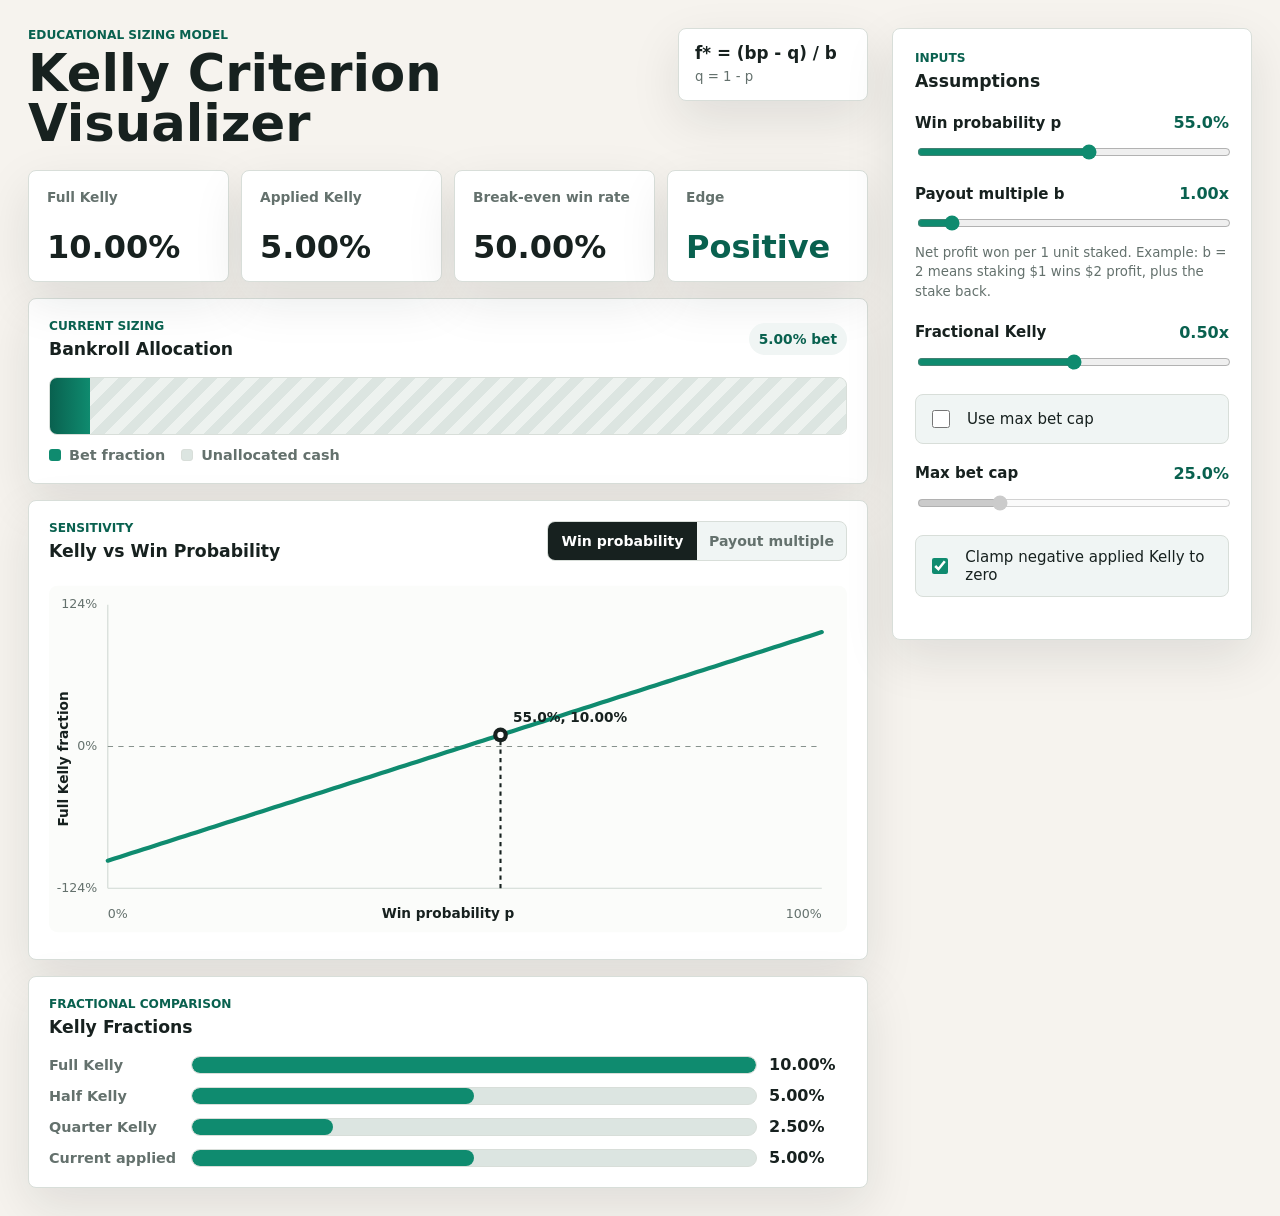
<file: experiments/Kelly/index.html>
<!doctype html>
<html lang="en">
  <head>
    <meta charset="utf-8">
    <meta name="viewport" content="width=device-width, initial-scale=1">
    <title>Kelly Criterion Visualizer</title>
    <link rel="stylesheet" href="styles.css">
  </head>
  <body>
    <main class="app-shell">
      <section class="workspace" aria-labelledby="page-title">
        <header class="hero">
          <div>
            <p class="eyebrow">Educational sizing model</p>
            <h1 id="page-title">Kelly Criterion Visualizer</h1>
          </div>
          <div class="formula-card" aria-label="Kelly formula">
            <span>f* = (bp - q) / b</span>
            <small>q = 1 - p</small>
          </div>
        </header>

        <section class="metrics-grid" aria-label="Current Kelly outputs">
          <article class="metric">
            <span class="metric-label">Full Kelly</span>
            <strong id="fullKellyValue">0.00%</strong>
          </article>
          <article class="metric">
            <span class="metric-label">Applied Kelly</span>
            <strong id="appliedKellyValue">0.00%</strong>
          </article>
          <article class="metric">
            <span class="metric-label">Break-even win rate</span>
            <strong id="breakEvenValue">50.00%</strong>
          </article>
          <article class="metric edge" id="edgeCard">
            <span class="metric-label">Edge</span>
            <strong id="edgeValue">Neutral</strong>
          </article>
        </section>

        <section class="panel bankroll-panel" aria-labelledby="bankroll-title">
          <div class="section-heading">
            <div>
              <p class="eyebrow">Current sizing</p>
              <h2 id="bankroll-title">Bankroll Allocation</h2>
            </div>
            <span id="allocationLabel" class="pill">0.00% bet</span>
          </div>
          <div class="bankroll-track" aria-label="Bankroll allocation bar">
            <div id="betSegment" class="bet-segment"></div>
            <div id="cashSegment" class="cash-segment"></div>
          </div>
          <div class="bar-legend">
            <span><i class="legend-box bet"></i>Bet fraction</span>
            <span><i class="legend-box cash"></i>Unallocated cash</span>
          </div>
        </section>

        <section class="panel chart-panel" aria-labelledby="chart-title">
          <div class="section-heading">
            <div>
              <p class="eyebrow">Sensitivity</p>
              <h2 id="chart-title">Kelly vs Win Probability</h2>
            </div>
            <div class="segmented" role="group" aria-label="Sensitivity chart mode">
              <button id="modeProbability" class="active" type="button">Win probability</button>
              <button id="modePayout" type="button">Payout multiple</button>
            </div>
          </div>
          <div class="chart-wrap">
            <svg id="sensitivityChart" role="img" aria-labelledby="chart-title chart-desc"></svg>
            <p id="chart-desc" class="sr-only">A line chart showing how the Kelly fraction changes as one input changes.</p>
          </div>
        </section>

        <section class="panel comparison-panel" aria-labelledby="comparison-title">
          <div class="section-heading">
            <div>
              <p class="eyebrow">Fractional comparison</p>
              <h2 id="comparison-title">Kelly Fractions</h2>
            </div>
          </div>
          <div id="comparisonBars" class="comparison-bars"></div>
        </section>
      </section>

      <aside class="controls-panel" aria-label="Kelly inputs">
        <div class="control-header">
          <p class="eyebrow">Inputs</p>
          <h2>Assumptions</h2>
        </div>

        <label class="control">
          <span>
            <strong>Win probability p</strong>
            <output id="pOutput">55.0%</output>
          </span>
          <input id="pInput" type="range" min="0" max="100" step="0.1" value="55">
        </label>

        <label class="control">
          <span>
            <strong>Payout multiple b</strong>
            <output id="bOutput">1.00x</output>
          </span>
          <input id="bInput" type="range" min="0.1" max="10" step="0.05" value="1">
          <small>Net profit won per 1 unit staked. Example: b = 2 means staking $1 wins $2 profit, plus the stake back.</small>
        </label>

        <label class="control">
          <span>
            <strong>Fractional Kelly</strong>
            <output id="multiplierOutput">0.50x</output>
          </span>
          <input id="multiplierInput" type="range" min="0" max="1" step="0.01" value="0.5">
        </label>

        <div class="toggle-row">
          <label>
            <input id="capEnabledInput" type="checkbox">
            <span>Use max bet cap</span>
          </label>
        </div>

        <label class="control" id="capControl">
          <span>
            <strong>Max bet cap</strong>
            <output id="capOutput">25.0%</output>
          </span>
          <input id="capInput" type="range" min="0" max="100" step="0.5" value="25" disabled>
        </label>

        <div class="toggle-row">
          <label>
            <input id="clampInput" type="checkbox" checked>
            <span>Clamp negative applied Kelly to zero</span>
          </label>
        </div>
      </aside>
    </main>

    <script src="app.js"></script>
  </body>
</html>
</file>
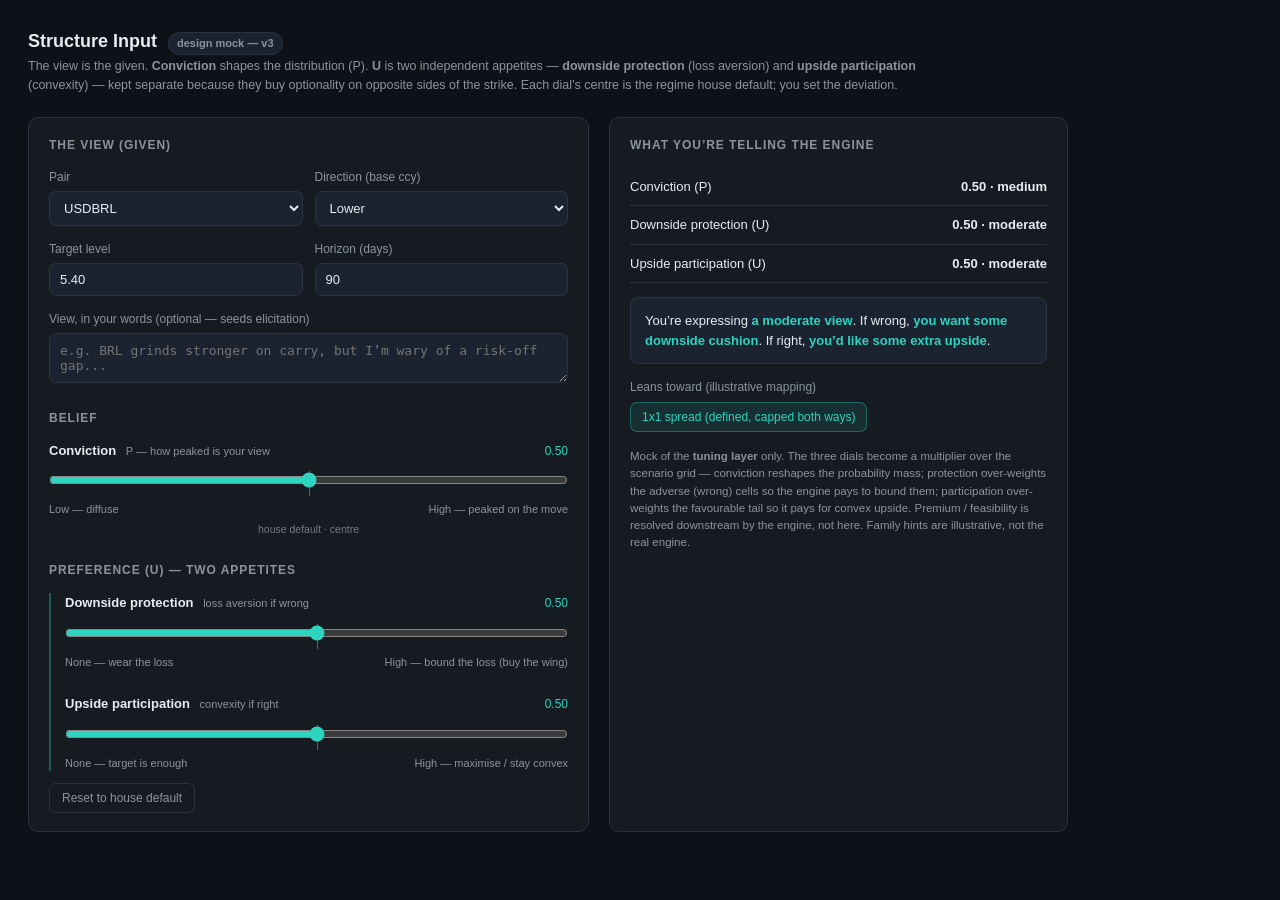
<file: mockups/structure_input.html>
<!DOCTYPE html>
<html lang="en">
<head>
<meta charset="utf-8" />
<meta name="viewport" content="width=device-width, initial-scale=1" />
<title>Structure Input — design mock</title>
<style>
  :root{
    --bg:#0e1117; --panel:#161b22; --panel2:#1c2330; --line:#2b3340;
    --text:#e6edf3; --muted:#8b949e; --accent:#2dd4bf; --radius:10px;
  }
  *{box-sizing:border-box}
  body{margin:0;background:var(--bg);color:var(--text);
    font:14px/1.5 -apple-system,BlinkMacSystemFont,"Segoe UI",Roboto,Helvetica,Arial,sans-serif;padding:28px}
  h1{font-size:18px;margin:0 0 2px}
  .sub{color:var(--muted);font-size:12.5px;margin-bottom:22px;max-width:900px}
  .wrap{display:grid;grid-template-columns:1.1fr 0.9fr;gap:20px;max-width:1040px}
  .panel{background:var(--panel);border:1px solid var(--line);border-radius:var(--radius);padding:18px 20px}
  .panel h2{font-size:12px;letter-spacing:.08em;text-transform:uppercase;color:var(--muted);margin:0 0 14px;font-weight:600}
  label{display:block;font-size:12px;color:var(--muted);margin:0 0 5px}
  .row{display:flex;gap:12px;margin-bottom:14px}
  .row > div{flex:1}
  select,input[type=text],input[type=number]{width:100%;background:var(--panel2);border:1px solid var(--line);
    color:var(--text);border-radius:7px;padding:8px 10px;font-size:13px;outline:none}
  textarea{width:100%;background:var(--panel2);border:1px solid var(--line);color:var(--text);border-radius:7px;
    padding:9px 10px;font-size:13px;resize:vertical;outline:none}
  select:focus,input:focus,textarea:focus{border-color:var(--accent)}

  .dial{margin-bottom:24px}
  .dial .top{display:flex;justify-content:space-between;align-items:baseline;margin-bottom:2px}
  .dial .nm{font-size:13px;color:var(--text);font-weight:600}
  .dial .nm small{color:var(--muted);font-weight:400;font-size:11px;margin-left:6px}
  .dial .val{font-size:12px;color:var(--accent);font-variant-numeric:tabular-nums}
  .sliderwrap{position:relative;padding-top:4px}
  input[type=range]{width:100%;accent-color:var(--accent);margin:6px 0 0;position:relative;z-index:2}
  .tick{position:absolute;top:9px;bottom:-2px;left:50%;width:1px;background:var(--muted);opacity:.6;z-index:1}
  .ends{display:flex;justify-content:space-between;font-size:11px;color:var(--muted);margin-top:7px;gap:10px}
  .ends span{max-width:48%}
  .ends .r{text-align:right}
  .defnote{font-size:10.5px;color:var(--muted);text-align:center;margin-top:4px;opacity:.8}
  .uband{border-left:2px solid rgba(45,212,191,.35);padding-left:14px;margin:4px 0 0}
  .uhdr{font-size:11px;color:var(--accent);letter-spacing:.04em;margin:0 0 12px}

  .metric{display:flex;justify-content:space-between;padding:9px 0;border-bottom:1px solid var(--line);font-size:13px}
  .metric:last-child{border-bottom:none}
  .metric .v{font-variant-numeric:tabular-nums;color:var(--text);font-weight:600}
  .pill{display:inline-block;font-size:11px;padding:2px 8px;border-radius:999px;background:var(--panel2);
    border:1px solid var(--line);color:var(--muted);margin-left:6px}
  .interp{margin-top:14px;padding:13px 14px;background:var(--panel2);border:1px solid var(--line);border-radius:8px;font-size:13px}
  .interp b{color:var(--accent)}
  .leans{margin-top:14px}
  .leans .fam{display:inline-block;margin:4px 6px 0 0;padding:5px 11px;border-radius:7px;
    background:rgba(45,212,191,.10);border:1px solid rgba(45,212,191,.35);color:var(--accent);font-size:12px}
  .note{color:var(--muted);font-size:11.5px;margin-top:16px;line-height:1.5}
  .reset{margin-top:6px;background:transparent;border:1px solid var(--line);color:var(--muted);
    border-radius:7px;padding:7px 12px;font-size:12px;cursor:pointer}
  .reset:hover{border-color:var(--accent);color:var(--accent)}
</style>
</head>
<body>
  <h1>Structure Input <span class="pill">design mock — v3</span></h1>
  <div class="sub">The view is the given. <b>Conviction</b> shapes the distribution (P). <b>U</b> is two independent
  appetites &mdash; <b>downside protection</b> (loss aversion) and <b>upside participation</b> (convexity) &mdash;
  kept separate because they buy optionality on opposite sides of the strike. Each dial&rsquo;s centre is the regime
  house default; you set the deviation.</div>

  <div class="wrap">
    <!-- LEFT -->
    <div class="panel">
      <h2>The view (given)</h2>
      <div class="row">
        <div><label>Pair</label>
          <select id="pair"><option>USDBRL</option><option>USDTRY</option><option>EURPLN</option><option>GBPUSD</option></select>
        </div>
        <div><label>Direction (base ccy)</label>
          <select id="dir"><option>Higher</option><option selected>Lower</option></select>
        </div>
      </div>
      <div class="row">
        <div><label>Target level</label><input type="text" id="target" value="5.40" /></div>
        <div><label>Horizon (days)</label><input type="number" id="horizon" value="90" /></div>
      </div>
      <label>View, in your words (optional &mdash; seeds elicitation)</label>
      <textarea id="words" rows="2" placeholder="e.g. BRL grinds stronger on carry, but I&rsquo;m wary of a risk-off gap..."></textarea>

      <div style="height:20px"></div>
      <h2>Belief</h2>
      <div class="dial">
        <div class="top"><span class="nm">Conviction <small>P &mdash; how peaked is your view</small></span>
          <span class="val" id="vConv">0.50</span></div>
        <div class="sliderwrap"><input type="range" id="conv" min="0" max="100" value="50" /><div class="tick"></div></div>
        <div class="ends"><span>Low &mdash; diffuse</span><span class="r">High &mdash; peaked on the move</span></div>
        <div class="defnote">house default &middot; centre</div>
      </div>

      <h2>Preference (U) &mdash; two appetites</h2>
      <div class="uband">
        <div class="dial">
          <div class="top"><span class="nm">Downside protection <small>loss aversion if wrong</small></span>
            <span class="val" id="vProt">0.50</span></div>
          <div class="sliderwrap"><input type="range" id="prot" min="0" max="100" value="50" /><div class="tick"></div></div>
          <div class="ends"><span>None &mdash; wear the loss</span><span class="r">High &mdash; bound the loss (buy the wing)</span></div>
        </div>
        <div class="dial" style="margin-bottom:6px">
          <div class="top"><span class="nm">Upside participation <small>convexity if right</small></span>
            <span class="val" id="vPart">0.50</span></div>
          <div class="sliderwrap"><input type="range" id="part" min="0" max="100" value="50" /><div class="tick"></div></div>
          <div class="ends"><span>None &mdash; target is enough</span><span class="r">High &mdash; maximise / stay convex</span></div>
        </div>
      </div>

      <button class="reset" id="reset">Reset to house default</button>
    </div>

    <!-- RIGHT -->
    <div class="panel">
      <h2>What you&rsquo;re telling the engine</h2>
      <div class="metric"><span>Conviction (P)</span><span class="v" id="rConv">0.50 &middot; medium</span></div>
      <div class="metric"><span>Downside protection (U)</span><span class="v" id="rProt">0.50 &middot; moderate</span></div>
      <div class="metric"><span>Upside participation (U)</span><span class="v" id="rPart">0.50 &middot; moderate</span></div>

      <div class="interp" id="interp"></div>

      <div class="leans">
        <label style="margin-bottom:2px">Leans toward (illustrative mapping)</label>
        <div id="fams"></div>
      </div>

      <div class="note">
        Mock of the <b>tuning layer</b> only. The three dials become a multiplier over the scenario grid &mdash;
        conviction reshapes the probability mass; protection over-weights the adverse (wrong) cells so the engine
        pays to bound them; participation over-weights the favourable tail so it pays for convex upside. Premium /
        feasibility is resolved downstream by the engine, not here. Family hints are illustrative, not the real engine.
      </div>
    </div>
  </div>

<script>
(function(){
  const conv=document.getElementById('conv'), prot=document.getElementById('prot'), part=document.getElementById('part');
  const lvl=(v,lo,mid,hi)=>v<0.34?lo:(v>0.66?hi:mid);
  const hi=v=>v>0.6, lo=v=>v<0.4;

  function render(){
    const c=conv.value/100, p=prot.value/100, u=part.value/100;
    document.getElementById('vConv').textContent=c.toFixed(2);
    document.getElementById('vProt').textContent=p.toFixed(2);
    document.getElementById('vPart').textContent=u.toFixed(2);
    document.getElementById('rConv').textContent=c.toFixed(2)+' · '+lvl(c,'low','medium','high');
    document.getElementById('rProt').textContent=p.toFixed(2)+' · '+lvl(p,'low','moderate','high');
    document.getElementById('rPart').textContent=u.toFixed(2)+' · '+lvl(u,'low','moderate','high');

    const convW=c<0.34?'a diffuse view':c>0.66?'a high-conviction, peaked view':'a moderate view';
    const protW=lvl(p,'you&rsquo;ll wear the loss if wrong','you want some downside cushion','you want the loss firmly bounded');
    const partW=lvl(u,'reaching target is enough','you&rsquo;d like some extra upside','you want to maximise / stay convex if right');
    document.getElementById('interp').innerHTML=
      'You&rsquo;re expressing <b>'+convW+'</b>. If wrong, <b>'+protW+'</b>. If right, <b>'+partW+'</b>.';

    // illustrative family lean (NOT the real engine)
    const fams=[];
    if(hi(u)&&lo(p)) fams.push(c>0.6?'Vanilla / digital (leveraged convex upside)':'Long vanilla / call-spread top (convex upside)');
    if(hi(p)&&hi(u)) fams.push('Seagull (protected downside + kept upside)');
    if(hi(p)&&lo(u)) fams.push('Collar / put-spread (protect, capped upside)');
    if(lo(p)&&lo(u)) fams.push(c<0.5?'Cheap carry / 1x2 (collect premium, short tail)':'1x1.5 / 1x2 (carry, press the move)');
    if(!fams.length) fams.push('1x1 spread (defined, capped both ways)');
    if(c<0.34) fams.push('Wide strikes / low-premium (diffuse view)');
    document.getElementById('fams').innerHTML=[...new Set(fams)].map(f=>'<span class="fam">'+f+'</span>').join('');
  }

  [conv,prot,part].forEach(s=>s.addEventListener('input',render));
  document.getElementById('reset').addEventListener('click',()=>{conv.value=50;prot.value=50;part.value=50;render();});
  render();
})();
</script>
</body>
</html>
</file>
<file: experiments/Kelly/styles.css>
:root {
  color-scheme: light;
  --bg: #f6f3ee;
  --surface: #ffffff;
  --surface-soft: #f0f5f4;
  --ink: #17211f;
  --muted: #64716d;
  --line: #d8ded9;
  --accent: #0f8b6f;
  --accent-strong: #09614f;
  --cash: #dce5e1;
  --warn: #b9503b;
  --neutral: #59636d;
  --shadow: 0 18px 50px rgba(23, 33, 31, 0.1);
}

* {
  box-sizing: border-box;
}

body {
  margin: 0;
  min-height: 100vh;
  background: var(--bg);
  color: var(--ink);
  font-family: Inter, ui-sans-serif, system-ui, -apple-system, BlinkMacSystemFont, "Segoe UI", sans-serif;
}

button,
input {
  font: inherit;
}

.app-shell {
  display: grid;
  grid-template-columns: minmax(0, 1fr) 360px;
  gap: 24px;
  width: min(1440px, 100%);
  min-height: 100vh;
  margin: 0 auto;
  padding: 28px;
}

.workspace,
.controls-panel {
  min-width: 0;
}

.hero {
  display: flex;
  align-items: flex-start;
  justify-content: space-between;
  gap: 20px;
  margin-bottom: 22px;
}

.eyebrow {
  margin: 0 0 6px;
  color: var(--accent-strong);
  font-size: 0.76rem;
  font-weight: 800;
  letter-spacing: 0;
  text-transform: uppercase;
}

h1,
h2 {
  margin: 0;
  letter-spacing: 0;
}

h1 {
  font-size: clamp(2rem, 4vw, 4.4rem);
  line-height: 0.98;
}

h2 {
  font-size: 1.08rem;
}

.formula-card {
  display: grid;
  gap: 4px;
  flex: 0 0 auto;
  min-width: 190px;
  padding: 14px 16px;
  border: 1px solid var(--line);
  border-radius: 8px;
  background: var(--surface);
  box-shadow: var(--shadow);
}

.formula-card span {
  font-size: 1.05rem;
  font-weight: 800;
}

.formula-card small,
.control small {
  color: var(--muted);
  line-height: 1.45;
}

.metrics-grid {
  display: grid;
  grid-template-columns: repeat(4, minmax(0, 1fr));
  gap: 12px;
  margin-bottom: 16px;
}

.metric,
.panel,
.controls-panel {
  border: 1px solid var(--line);
  border-radius: 8px;
  background: var(--surface);
  box-shadow: var(--shadow);
}

.metric {
  display: grid;
  gap: 8px;
  min-height: 112px;
  padding: 18px;
}

.metric-label {
  color: var(--muted);
  font-size: 0.86rem;
  font-weight: 700;
}

.metric strong {
  align-self: end;
  font-size: clamp(1.45rem, 2.5vw, 2.35rem);
  line-height: 1;
}

.metric.edge.positive strong {
  color: var(--accent-strong);
}

.metric.edge.negative strong {
  color: var(--warn);
}

.metric.edge.neutral strong {
  color: var(--neutral);
}

.panel {
  margin-top: 16px;
  padding: 20px;
}

.section-heading {
  display: flex;
  align-items: center;
  justify-content: space-between;
  gap: 16px;
  margin-bottom: 18px;
}

.pill {
  flex: 0 0 auto;
  padding: 8px 10px;
  border-radius: 999px;
  background: var(--surface-soft);
  color: var(--accent-strong);
  font-size: 0.86rem;
  font-weight: 800;
}

.bankroll-track {
  display: flex;
  width: 100%;
  height: 58px;
  overflow: hidden;
  border: 1px solid var(--line);
  border-radius: 8px;
  background: var(--cash);
}

.bet-segment {
  flex: 0 0 auto;
  width: 0%;
  min-width: 0;
  background: linear-gradient(90deg, var(--accent-strong), var(--accent));
  transition: width 120ms ease;
}

.cash-segment {
  flex: 1;
  min-width: 0;
  background: repeating-linear-gradient(135deg, var(--cash) 0 10px, #edf2ef 10px 20px);
}

.bankroll-track.negative {
  border-color: rgba(185, 80, 59, 0.45);
  background: #f8e6e0;
}

.bar-legend {
  display: flex;
  flex-wrap: wrap;
  gap: 16px;
  margin-top: 12px;
  color: var(--muted);
  font-size: 0.9rem;
  font-weight: 700;
}

.bar-legend span {
  display: inline-flex;
  align-items: center;
  gap: 8px;
}

.legend-box {
  width: 12px;
  height: 12px;
  border-radius: 3px;
}

.legend-box.bet {
  background: var(--accent);
}

.legend-box.cash {
  background: var(--cash);
  border: 1px solid var(--line);
}

.chart-wrap {
  width: 100%;
  height: 360px;
}

#sensitivityChart {
  display: block;
  width: 100%;
  height: 100%;
}

.segmented {
  display: inline-grid;
  grid-template-columns: 1fr 1fr;
  overflow: hidden;
  border: 1px solid var(--line);
  border-radius: 8px;
  background: var(--surface-soft);
}

.segmented button {
  min-height: 38px;
  padding: 0 12px;
  border: 0;
  background: transparent;
  color: var(--muted);
  cursor: pointer;
  font-size: 0.88rem;
  font-weight: 800;
}

.segmented button.active {
  background: var(--ink);
  color: #ffffff;
}

.comparison-bars {
  display: grid;
  gap: 12px;
}

.comparison-row {
  display: grid;
  grid-template-columns: 130px minmax(0, 1fr) 78px;
  gap: 12px;
  align-items: center;
}

.comparison-row span {
  color: var(--muted);
  font-size: 0.9rem;
  font-weight: 800;
}

.mini-track {
  height: 18px;
  overflow: hidden;
  border: 1px solid var(--line);
  border-radius: 999px;
  background: var(--cash);
}

.mini-fill {
  width: 0%;
  height: 100%;
  border-radius: inherit;
  background: var(--accent);
}

.mini-fill.negative {
  background: var(--warn);
}

.controls-panel {
  position: sticky;
  top: 28px;
  align-self: start;
  padding: 22px;
}

.control-header {
  margin-bottom: 22px;
}

.control {
  display: grid;
  gap: 10px;
  margin-bottom: 22px;
}

.control > span,
.toggle-row label {
  display: flex;
  align-items: center;
  justify-content: space-between;
  gap: 14px;
}

.control strong,
.toggle-row span {
  font-size: 0.94rem;
}

output {
  color: var(--accent-strong);
  font-weight: 900;
}

input[type="range"] {
  width: 100%;
  accent-color: var(--accent);
}

.toggle-row {
  margin: 0 0 20px;
  padding: 12px;
  border: 1px solid var(--line);
  border-radius: 8px;
  background: var(--surface-soft);
}

.toggle-row label {
  justify-content: flex-start;
  cursor: pointer;
}

input[type="checkbox"] {
  width: 18px;
  height: 18px;
  accent-color: var(--accent);
}

.sr-only {
  position: absolute;
  width: 1px;
  height: 1px;
  overflow: hidden;
  clip: rect(0, 0, 0, 0);
  white-space: nowrap;
}

@media (max-width: 980px) {
  .app-shell {
    grid-template-columns: 1fr;
    padding: 18px;
  }

  .controls-panel {
    position: static;
    order: -1;
  }

  .metrics-grid {
    grid-template-columns: repeat(2, minmax(0, 1fr));
  }
}

@media (max-width: 640px) {
  .hero,
  .section-heading {
    align-items: stretch;
    flex-direction: column;
  }

  .formula-card {
    width: 100%;
  }

  .metrics-grid {
    grid-template-columns: 1fr;
  }

  .comparison-row {
    grid-template-columns: 96px minmax(0, 1fr) 66px;
  }

  .segmented {
    width: 100%;
  }

  .chart-wrap {
    height: 300px;
  }
}
</file>
